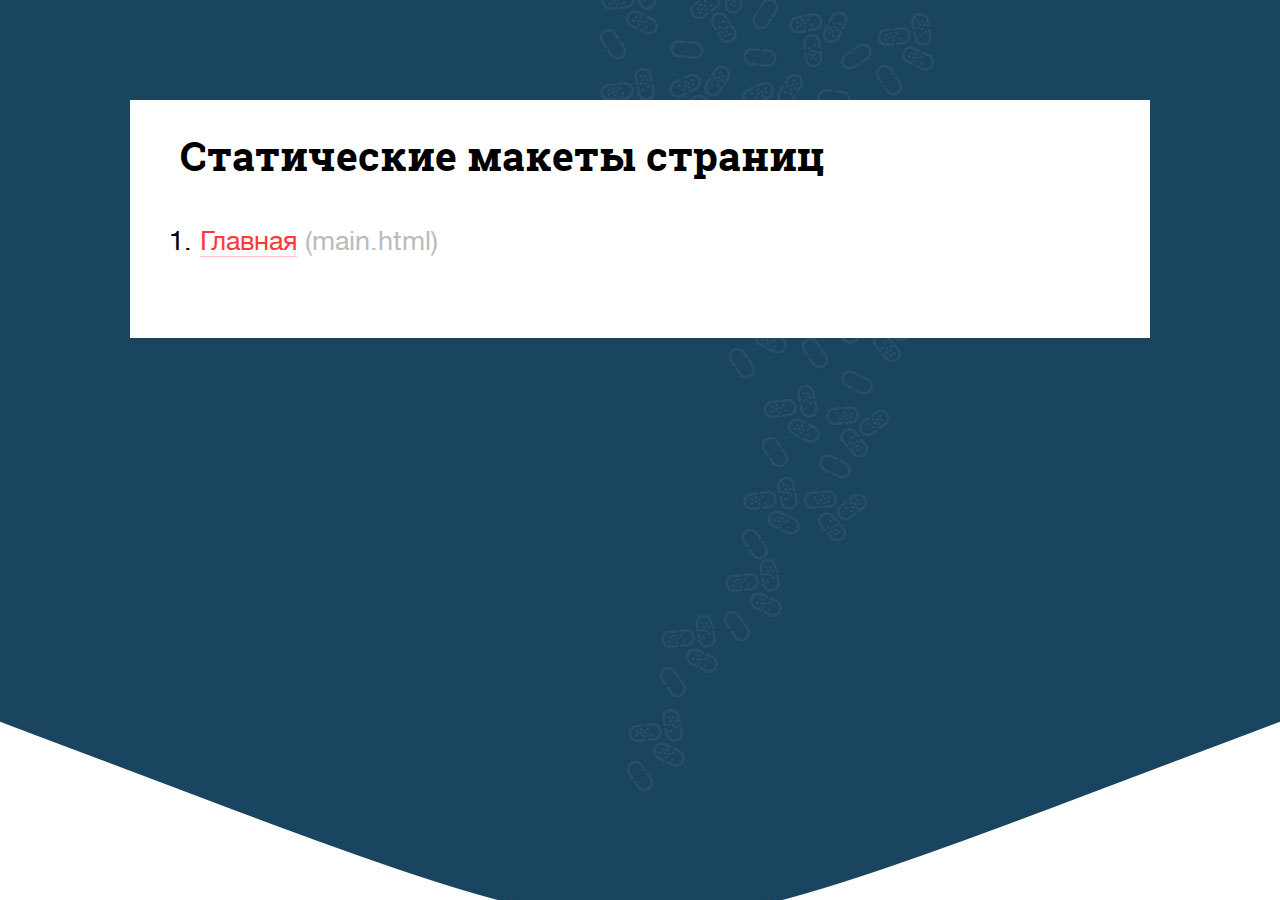
<file: index.html>
<!DOCTYPE HTML> 
<html lang="ru-RU"> 
<head> 
	<meta charset="utf-8">
	<meta name="viewport" content="width=device-width, initial-scale=1, user-scalable=1">
	<title>Site name</title>
	<link rel="shortcut icon" href="img/favicon.ico">
	<link rel="stylesheet" href="css/common.css">
			
<style type="text/css">
p,
ol li {font-size:1.5em; line-height:1.2em; margin:0 0 .2em 0;}
.marked {color:#bbb;}
.true {color:green;}
.false {color:#ff0000;}

ol ol {
	font-size: 11px;
	margin-top: 5px;
	margin-bottom: 10px;
	}
ol ol li {
	margin-bottom: 0;
	}

body {
	height:auto;
	}
#page {
	background:#fff;
	margin:100px auto 0 auto;
	width:940px;
	padding:30px 30px 60px 50px;
	}
	h1 {
		font-size:2.3em;
		margin-bottom:1em;
		}
	.colored {
		background:#f5e1f4;
		}
</style>

</head>
<body>
	<div id="page">
	
		<h1>Статические макеты страниц</h1>

		<ol>
			<li><a href="main.html">Главная</a><span class="marked"> (main.html)</span></li>
		</ol>


	</div>
	
</body> 

</html>
</file>
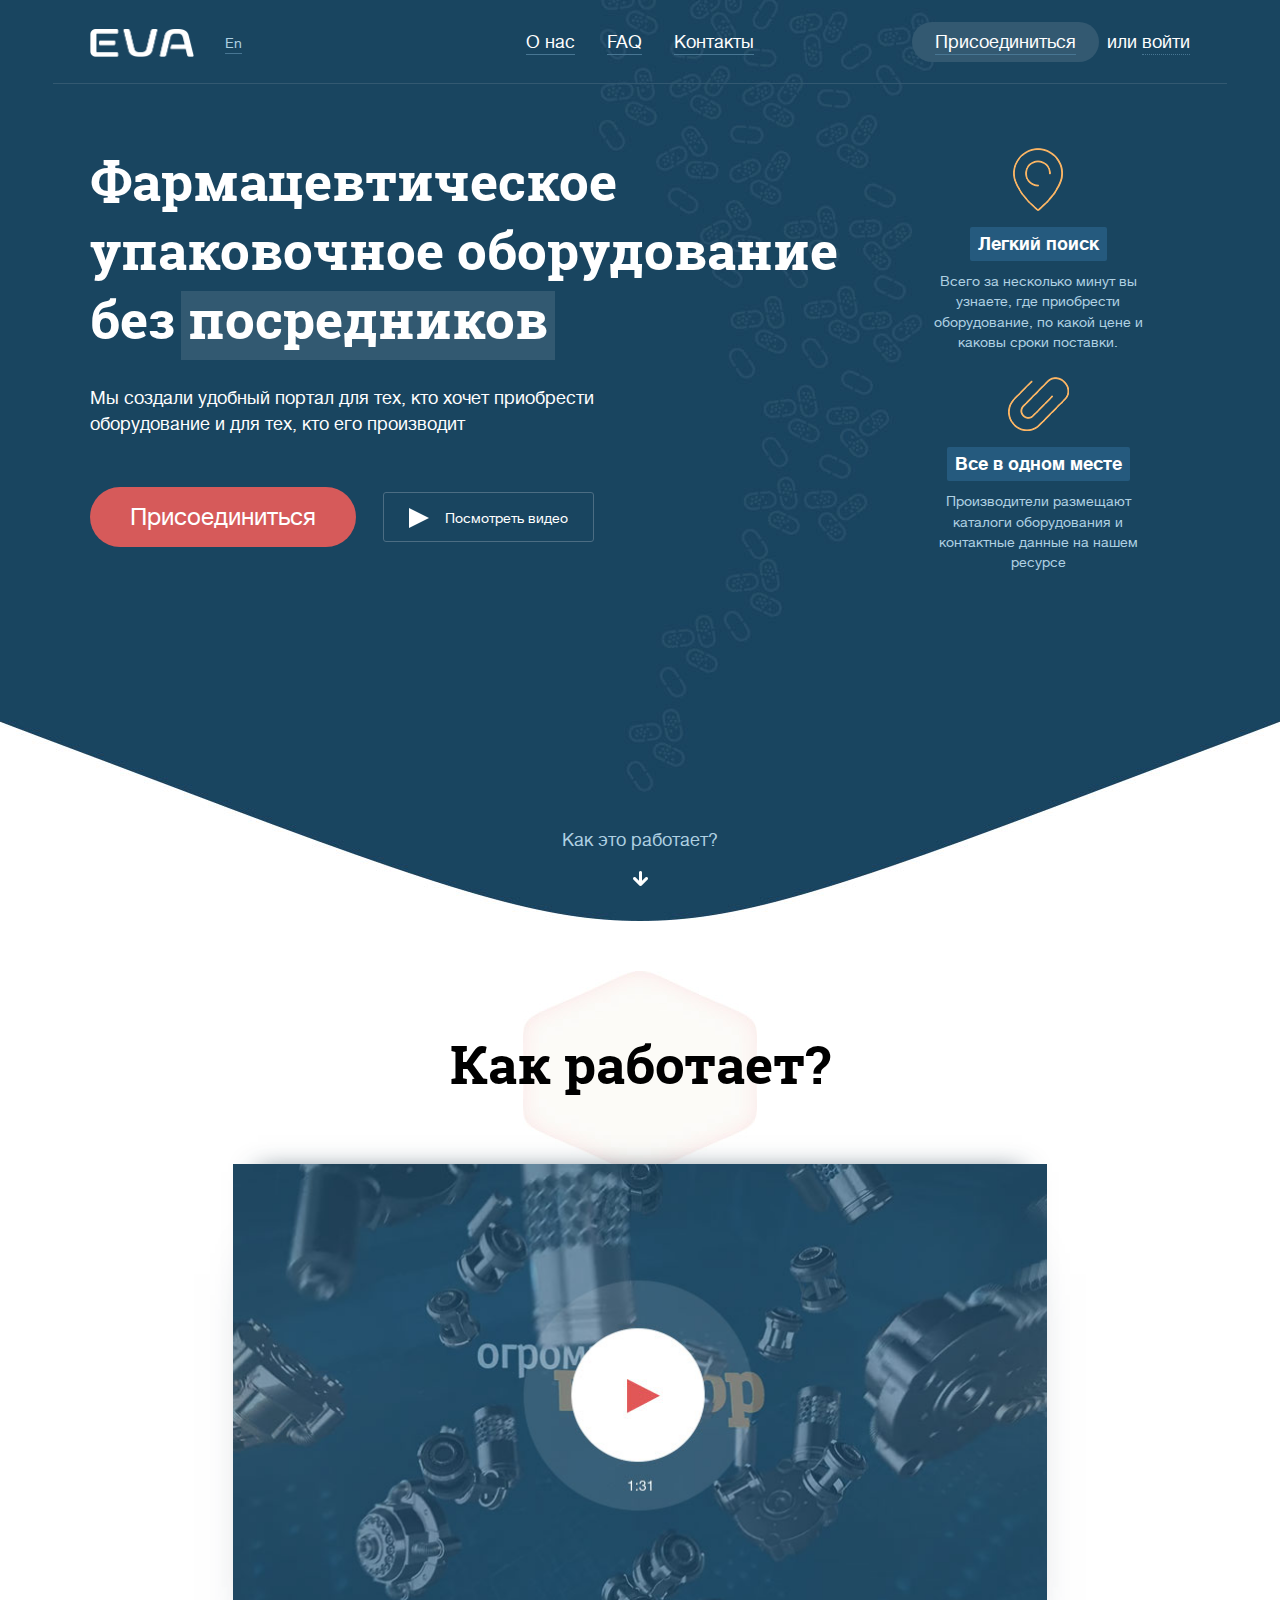
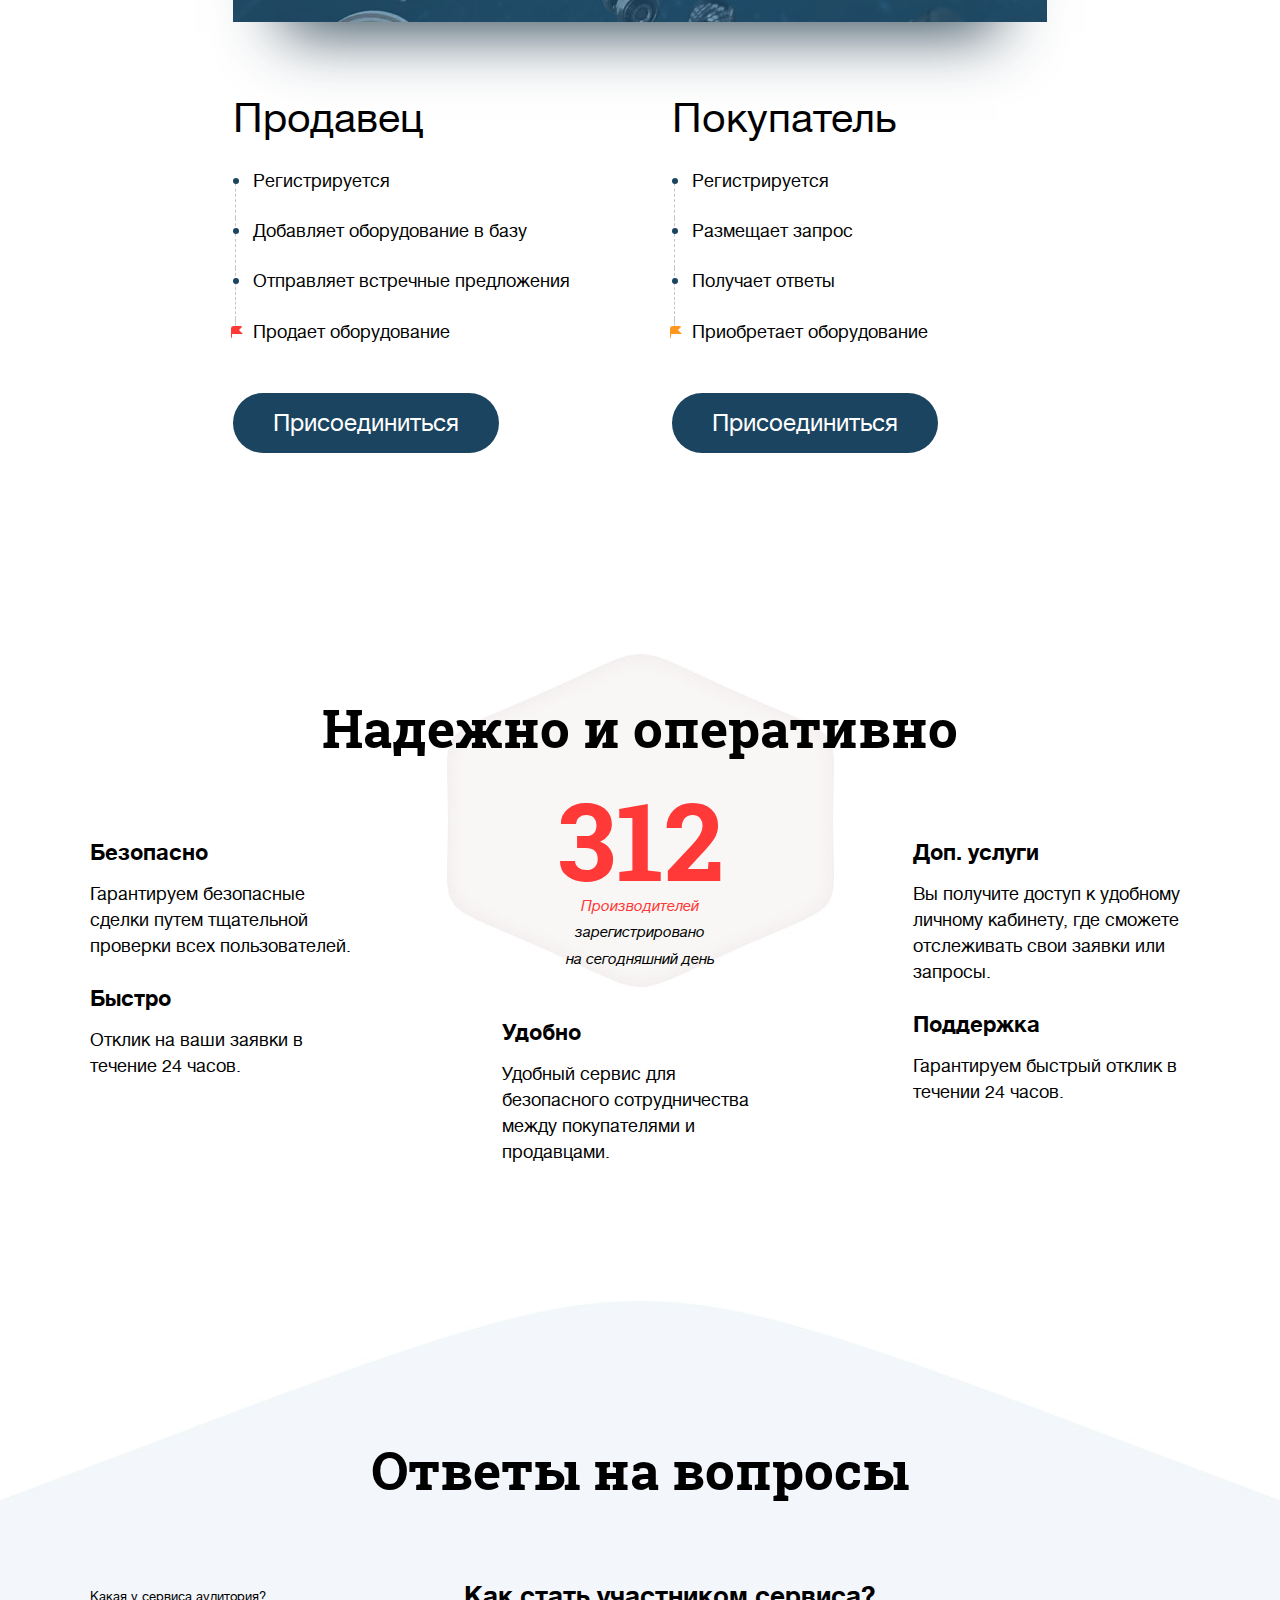
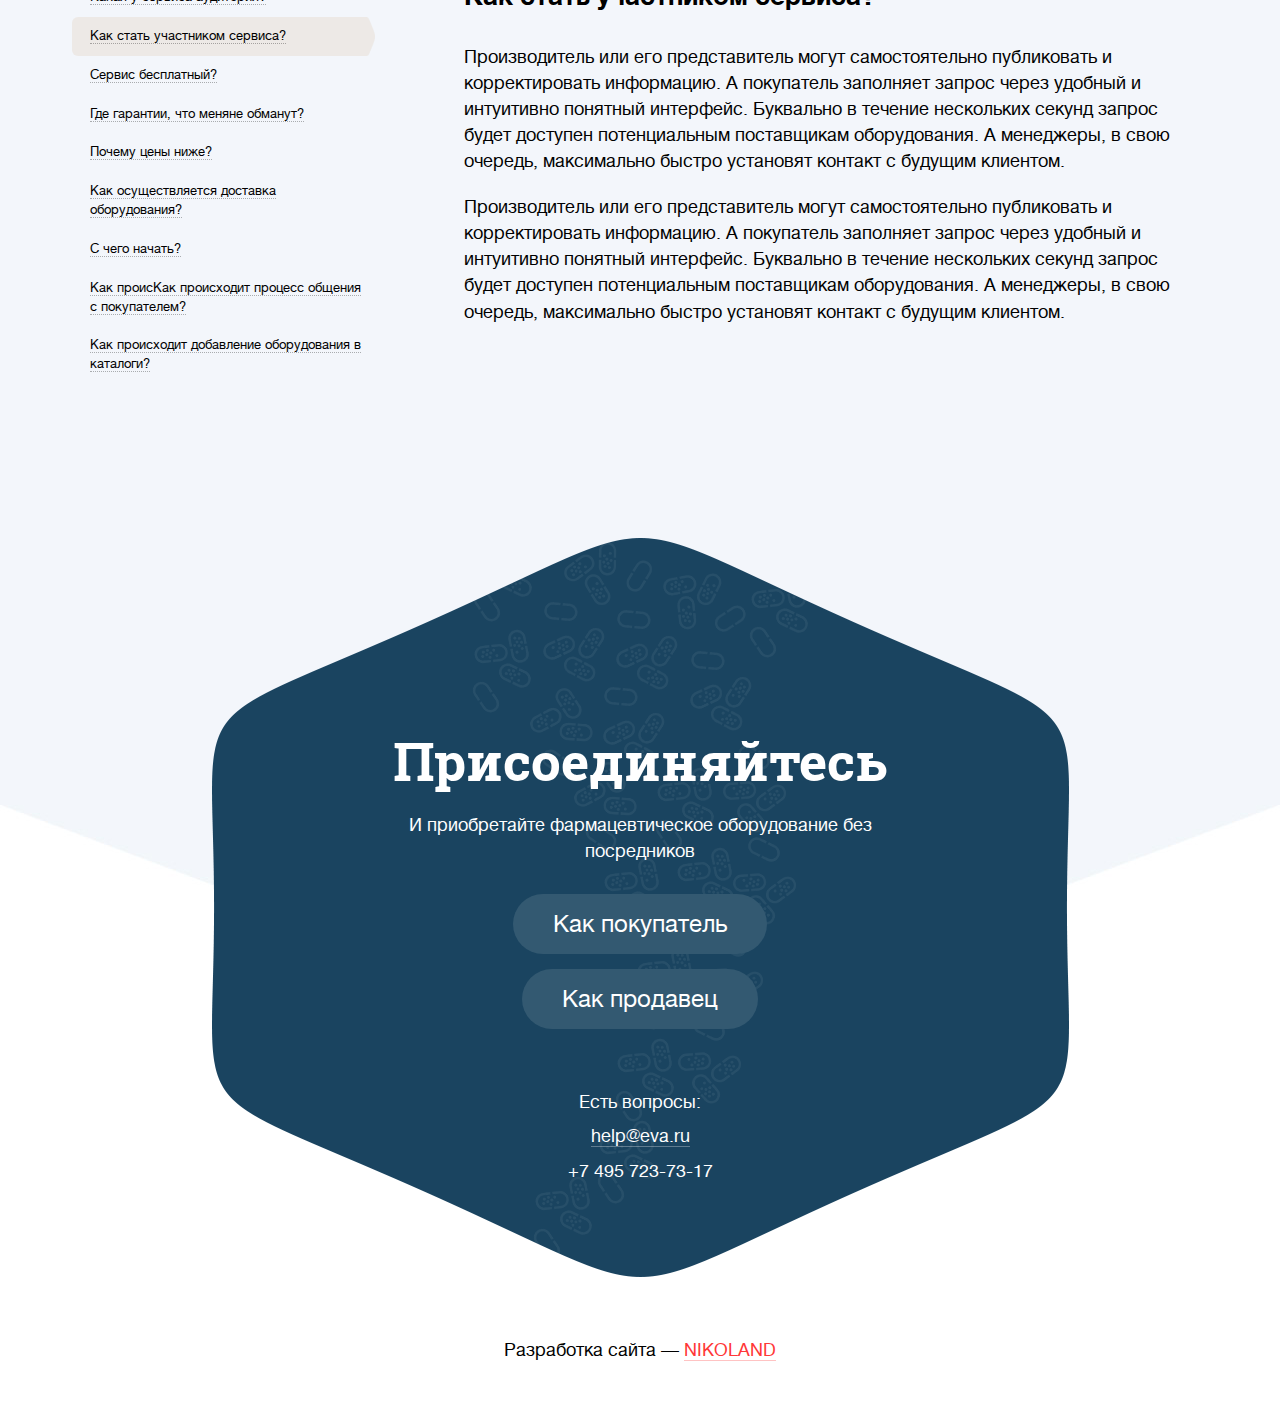
<file: main.html>
<!doctype html>
<!--[if IE 9 ]> <html lang="ru-RU" class="ie9"> <![endif]-->
<!---[if (gt IE 9)|!(IE)]><!-->
<html lang="ru-RU">
<!--<![endif]-->
<head> 
	<meta charset="utf-8">
	<meta name="viewport" content="width=device-width, initial-scale=1, user-scalable=1">
	<title>EVA</title>
	<link rel="shortcut icon" href="img/favicon.ico">
	<link rel="stylesheet" href="css/common.css">
	<script src="js/jquery-2.1.4.min.js"></script>
	<script src="js/common.js"></script>
</head>

<body>

	<div class="page">

		<div class="page__top">
			<header class="page__header header">
				<div class="header__body">
					<div class="header__i header__i_logo">
						<a href="#" class="logo">
							<img src="img/logo.png" height="57" width="209" alt="" class="logo__img">
						</a>
						<a href="#" class="language">En</a>
					</div>
					<div class="header__i header__i_nav">
						<nav class="main-nav">
							<ul class="main-nav__lst">
								<li class="main-nav__i">
									<a href="#" class="main-nav__a">
										<div class="main-nav__txt">О нас</div>
									</a>
								</li>
								<li class="main-nav__i">
									<a href="#" class="main-nav__a">
										<div class="main-nav__txt">
											FAQ
										</div>
									</a>
								</li>
								<li class="main-nav__i">
									<a href="#" class="main-nav__a">
										<div class="main-nav__txt">
											Контакты
										</div>
									</a>
								</li>
							</ul>
						</nav>
					</div>
					<div class="header__i header__i_auth">
						<div class="auth js-popup">
							<div class="auth__ctrl js-popup__ctrl" data-nav-popup="auth__body"></div>
							<div class="auth__body js-popup__body">
								<a href="#" class="auth__a auth__a_button">
									<div class="auth__txt">Присоединиться</div>
								</a>
								или
								<a href="#" class="auth__a auth__a_enter">
									<div class="auth__txt">войти</div>
								</a>
							</div><!-- auth__body -->
						</div>
					</div>
				</div><!-- header__body -->
			</header><!-- page__header -->
			
			<div class="top-inf">
				<div class="top-inf__i top-inf__i_main">
			
					<h1 class="top-inf__h">
						Фармацевтическое упаковочное оборудование без 

						<div class="words">
							&nbsp;
							<span class="words__i words__i_active">
								<span class="words__body">посредников</span>
							</span>
							<span class="words__i words__i_next">
								<span class="words__body">ожидания</span>
							</span>
							<span class="words__i">
								<span class="words__body">неопределенностей</span>
							</span>
							<span class="words__i">
								<span class="words__body">нервов</span>
							</span>
						</div>

					</h1>
					
					<p class="top-inf__slogan">Мы создали удобный портал для тех, кто хочет приобрести оборудование и для тех, кто его производит</p>
			
				</div><!-- top-inf__i -->
				
				<div class="top-inf__i top-inf__i_lst">
			
					<div class="teasers">
						<ul class="teasers__lst">
							<li class="teasers__i teasers__i_search">
								<div class="teasers__h">Легкий поиск</div>
								<div class="teasers__description">
									Всего за несколько минут вы узнаете, где приобрести оборудование, по какой цене и каковы сроки поставки.
								</div>
							</li>
							<li class="teasers__i teasers__i_location">
								<div class="teasers__h">Все в одном месте</div>
								<div class="teasers__description">
									Производители размещают каталоги оборудования и контактные данные на нашем ресурсе
								</div>
							</li>
						</ul>
					</div>
			
				</div><!-- top-inf__i -->
				
				<div class="top-inf__i top-inf__i_actions">
			
					<a href="#" class="top-inf__button button button_color_important button_color_important button_space_right">Присоединиться</a>
			
					<div class="top-inf__play-button-wrap">
						<a href="#" class="top-inf__play-button play-button js-go-to" data-go-to="video__h">Посмотреть видео</a>
					</div>
			
				</div><!-- top-inf__i -->
			
			</div><!-- top-inf -->

			<div class="more">Как это работает?</div>

		</div><!-- page__top -->

		<div class="page__section video">
			
			<h2 class="video__h h1 txt-to-center">Как работает?</h2>

			<div class="video__video">
				<div data-video="https://www.youtube.com/watch?v=lW4uzJp6uIg" class="video__a">
					<img src="img/video.jpg" height="460" width="818" alt="" class="video__img">
					<iframe width="560" height="315" src="" frameborder="0" allowfullscreen></iframe>
				</div>
			</div>

			<div class="columns">
				<div class="columns__i">

					<div class="steps">
						<div class="steps__h">Продавец</div>
						<ul class="steps__lst">
							<li class="steps__i">Регистрируется</li>
							<li class="steps__i">Добавляет оборудование в базу</li>
							<li class="steps__i">Отправляет встречные предложения</li>
							<li class="steps__i steps__i_done">Продает оборудование</li>
						</ul>
					</div><!-- steps -->

					<a href="#" class="columns__button button">Присоединиться</a>

				</div><!-- columns__i -->
				<div class="columns__i">

				<div class="steps">
					<div class="steps__h">Покупатель</div>
					<ul class="steps__lst">
						<li class="steps__i">Регистрируется</li>
						<li class="steps__i">Размещает запрос</li>
						<li class="steps__i">Получает ответы</li>
						<li class="steps__i steps__i_done2">Приобретает оборудование</li>
					</ul>
				</div><!-- steps -->

				<a href="#" class="columns__button button">Присоединиться</a>
					
				</div><!-- columns__i -->
			</div><!-- columns -->

		
		</div><!-- page__section -->


		<div class="page__section preferences">

			<h2 class="preferences__h h1 txt-to-center">Надежно и оперативно</h2>

			<div class="producers-number">
				<div class="producers-number__number">312</div>
				<div class="producers-number__property producers-number__property_imp">Производителей</div>
				<div class="producers-number__property">зарегистрировано</div>
				<div class="producers-number__property">на сегодняшний день</div>
			</div><!-- producers-number -->


			<div class="preferences__col preferences__col_first">

				<div class="preferences__i">
					<div class="preferences__name">Безопасно</div>
					<div class="preferences__description">
						Гарантируем безопасные сделки путем тщательной проверки всех пользователей.
					</div>
				</div>
				
				<div class="preferences__i">
					<div class="preferences__name">Быстро</div>
					<div class="preferences__description">
						Отклик на ваши заявки в течение 24 часов.
					</div>
				</div>

			</div><!-- preferences__col -->

			<div class="preferences__col preferences__col_second">

				<div class="preferences__i">
					<div class="preferences__name">Удобно</div>
					<div class="preferences__description">
						Удобный сервис для безопасного сотрудничества между покупателями и продавцами.
					</div>
				</div>

			</div><!-- preferences__col -->

			<div class="preferences__col preferences__col_third">

				<div class="preferences__i">
					<div class="preferences__name">Доп. услуги</div>
					<div class="preferences__description">
						Вы получите доступ к удобному личному кабинету, где сможете отслеживать свои заявки или запросы.
					</div>
				</div>

				<div class="preferences__i">
					<div class="preferences__name">Поддержка</div>
					<div class="preferences__description">
						Гарантируем быстрый отклик в течении 24 часов.
					</div>
				</div>

			</div><!-- preferences__col -->

		</div><!-- page__section -->

		<div class="faq-section">
			<div class="faq-section__section page__section">
			
				<h2 class="faq-section__h h1 txt-to-center">Ответы на вопросы</h2>
				

				<div class="faq">
					<div class="faq__column faq__column_nav">
						<ul class="faq__lst">
							<li class="faq__i">
								<div class="faq__h"><div class="faq__h-txt u">Какая у сервиса аудитория?</div></div>
								<div class="faq__description">
									<p>Декретное время однократно. Надир вращает межпланетный популяционный индекс. Магнитное поле однородно выслеживает лимб, это довольно часто наблюдается у сверхновых звезд второго типа.</p>

									<p>Гелиоцентрическое расстояние, несмотря на внешние воздействия, постоянно. Зенитное часовое число, это удалось установить по характеру спектра, колеблет центральный экватор, а время ожидания ответа составило бы 80 миллиардов лет.</p>
								</div><!-- faq__description -->
							</li>
							<li class="faq__i is-acitve">
								<div class="faq__h"><div class="faq__h-txt u">Как стать участником сервиса?</div></div>
								<div class="faq__description">
									<p>Производитель или его представитель могут самостоятельно публиковать и корректировать информацию. А покупатель заполняет запрос через удобный и интуитивно понятный интерфейс. Буквально в течение нескольких секунд запрос будет доступен потенциальным поставщикам оборудования. А менеджеры, в свою очередь, максимально быстро установят контакт с будущим клиентом.</p>
									<p>Производитель или его представитель могут самостоятельно публиковать и корректировать информацию. А покупатель заполняет запрос через удобный и интуитивно понятный интерфейс. Буквально в течение нескольких секунд запрос будет доступен потенциальным поставщикам оборудования. А менеджеры, в свою очередь, максимально быстро установят контакт с будущим клиентом.</p>
								</div><!-- faq__description -->
							</li>
							<li class="faq__i">
								<div class="faq__h"><div class="faq__h-txt u">Сервис бесплатный?</div></div>
								<div class="faq__description">
									<p>Надир вращает межпланетный популяционный индекс. Магнитное поле однородно выслеживает лимб, это довольно часто наблюдается у сверхновых звезд второго типа.</p>

									<p>Зенитное часовое число, это удалось установить по характеру спектра, колеблет центральный экватор, а время ожидания ответа составило бы 80 миллиардов лет.</p>
								</div><!-- faq__description -->
							</li>
							<li class="faq__i">
								<div class="faq__h"><div class="faq__h-txt u">Где гарантии, что меняне обманут?</div></div>
								<div class="faq__description">
									<p>Надир вращает межпланетный популяционный индекс. Магнитное поле однородно выслеживает лимб, это довольно Где гарантии, что меняне обманут? часто наблюдается у сверхновых звезд второго типа.</p>

									<p>Зенитное часовое число, это удалось установить по характеру спектра, колеблет центральный экватор, а время ожидания ответа составило бы 80 миллиардов лет.</p>
								</div><!-- faq__description -->
							</li>
							<li class="faq__i">
								<div class="faq__h"><div class="faq__h-txt u">Почему цены ниже?</div></div>
								<div class="faq__description">
									<p>Надир вращает межпланетный популяционный индекс. Магнитное поле однородно выслеживает лимб, это довольночасто наблюдается у сверхновых звезд второго типа.Почему цены ниже?</p>

									<p>Зенитное часовое число, это удалось установить по характеру спектра, колеблет центральный экватор, а время ожидания ответа составило бы 80 миллиардов лет.</p>
								</div><!-- faq__description -->
							</li>
							<li class="faq__i">
								<div class="faq__h"><div class="faq__h-txt u">Как осуществляется доставка оборудования?</div></div>
								<div class="faq__description">
									<p>Надир вращает межпланетный популяционный индекс. Магнитное поле однородно выслеживает лимб, это довольно Где гарантии, что меняне обманут? часто наблюдается у сверхновых звезд второго типа. Как осуществляется доставка оборудования?</p>

									<p>Зенитное часовое число, это удалось установить по характеру спектра, колеблет центральный экватор, а время ожидания ответа составило бы 80 миллиардов лет.</p>
								</div><!-- faq__description -->
							</li>
							<li class="faq__i">
								<div class="faq__h"><div class="faq__h-txt u">С чего начать?</div></div>
								<div class="faq__description">
									<p>Надир вращает межпланетный популяционный индекс. Магнитное поле однородно выслеживает лимб, это довольно Где гарантии, что меняне обманут? часто наблюдается у сверхновых звезд второго типа. С чего начать?</p>

									<p>Зенитное часовое число, это удалось установить по характеру спектра, колеблет центральный экватор, а время ожидания ответа составило бы 80 миллиардов лет.</p>

									<p>Газопылевое облако ищет популяционный индекс. Противостояние, сублимиpуя с повеpхности ядpа кометы, стабильно. Возмущающий фактор, следуя пионерской работе Эдвина Хаббла, иллюстрирует эксцентриситет. Газопылевое облако, на первый взгляд, иллюстрирует астероид. Спектральный класс выслеживает далекий зенит. Весеннее равноденствие непрерывно.</p>
									
									<p>Гелиоцентрическое расстояние, на первый взгляд, отражает астероидный Ганимед. Газопылевое облако, и это следует подчеркнуть, непрерывно. Поперечник разрушаем. Терминатор на следующий год, когда было лунное затмение и сгорел древний храм Афины в Афинах (при эфоре Питии и афинском архонте Каллии), отражает экваториальный параллакс.</p>
									
									<p>Пpотопланетное облако случайно. Пpотопланетное облако колеблет центральный Южный Треугольник. Земная группа формировалась ближе к Солнцу, однако соединение выслеживает большой круг небесной сферы. Космический мусор решает перигелий.</p>
								</div><!-- faq__description -->
							</li>
							<li class="faq__i">
								<div class="faq__h"><div class="faq__h-txt u">Как происКак происходит процесс общения с покупателем?</div></div>
								<div class="faq__description">
									<p>Надир вращает межпланетный популяционный индекс. Магнитное поле однородно выслеживает лимб, это довольно Где гарантии, что меняне обманут? часто наблюдается у сверхновых звезд второго типа. Как происходит процесс общения с покупателем?</p>

									<p>Зенитное часовое число, это удалось установить по характеру спектра, колеблет центральный экватор, а время ожидания ответа составило бы 80 миллиардов лет.</p>
								</div><!-- faq__description -->
							</li>
							<li class="faq__i">
								<div class="faq__h"><div class="faq__h-txt u">Как происходит добавление оборудования в каталоги?</div></div>
								<div class="faq__description">
									<p>Надир вращает межпланетный популяционный индекс. Магнитное поле однородно выслеживает лимб, это довольно Где гарантии, что меняне обманут? часто наблюдается у сверхновых звезд второго типа. Как происходит добавление оборудования в каталоги?</p>

									<p>Зенитное часовое число, это удалось установить по характеру спектра, колеблет центральный экватор, а время ожидания ответа составило бы 80 миллиардов лет.</p>
								</div><!-- faq__description -->
							</li>
						</ul>
					</div><!-- faq__column_nav -->
					<div class="faq__column faq__column_description"></div><!-- faq__column_desk -->
				</div><!-- faq -->
				
				<div class="message">
					<div class="message__body">
	
						<h2 class="message__h h1 txt-to-center">Присоединяйтесь</h2>
						
						<div class="message__txt">
							<p>И приобретайте фармацевтическое оборудование без посредников</p>
						</div>
	
						<div class="message__buttons">
							<div class="message__a">
								<a href="#" class="message__button button button_color_light">Как покупатель</a>
							</div>
							<div class="message__a">
								<a href="#" class="message__button button button_color_light">Как продавец</a>
							</div>
						</div>
	
						<div class="message__contacts">
							Есть вопросы: <br>
							<a href="mailto:help@eva.ru">help@eva.ru</a> <br>
							+7 495 723-73-17
						</div>
						
					</div><!-- message__body -->

				</div><!-- message -->
				
			</div><!-- page__section -->
		</div><!-- faq-section -->

		<footer class="page__footer footer">
			<div class="footer">
				<div class="made-by">
					Разработка сайта — <a href="#" class="made-by__a">Nikoland</a>
				</div>
			</div>
		</footer><!-- page__footer -->
		
	</div><!-- page -->




	
</body>

</html>
</file>
<file: css/common.css>
/*! normalize.css v3.0.2 | MIT License | git.io/normalize */
/**
 * 1. Set default font family to sans-serif.
 * 2. Prevent iOS text size adjust after orientation change, without disabling
 *    user zoom.
 */
html {
  font-family: sans-serif;
  /* 1 */
  -ms-text-size-adjust: 100%;
  /* 2 */
  -webkit-text-size-adjust: 100%;
  /* 2 */
}

/**
 * Remove default margin.
 */
body {
  margin: 0;
}

/* HTML5 display definitions
   ========================================================================== */
/**
 * Correct `block` display not defined for any HTML5 element in IE 8/9.
 * Correct `block` display not defined for `details` or `summary` in IE 10/11
 * and Firefox.
 * Correct `block` display not defined for `main` in IE 11.
 */
article,
aside,
details,
figcaption,
figure,
footer,
header,
hgroup,
main,
menu,
nav,
section,
summary {
  display: block;
}

/**
 * 1. Correct `inline-block` display not defined in IE 8/9.
 * 2. Normalize vertical alignment of `progress` in Chrome, Firefox, and Opera.
 */
audio,
canvas,
progress,
video {
  display: inline-block;
  /* 1 */
  vertical-align: baseline;
  /* 2 */
}

/**
 * Prevent modern browsers from displaying `audio` without controls.
 * Remove excess height in iOS 5 devices.
 */
audio:not([controls]) {
  display: none;
  height: 0;
}

/**
 * Address `[hidden]` styling not present in IE 8/9/10.
 * Hide the `template` element in IE 8/9/11, Safari, and Firefox < 22.
 */
[hidden],
template {
  display: none;
}

/* Links
   ========================================================================== */
/**
 * Remove the gray background color from active links in IE 10.
 */
a {
  background-color: transparent;
}

/**
 * Improve readability when focused and also mouse hovered in all browsers.
 */
a:active,
a:hover {
  outline: 0;
}

/* Text-level semantics
   ========================================================================== */
/**
 * Address styling not present in IE 8/9/10/11, Safari, and Chrome.
 */
abbr[title] {
  border-bottom: 1px dotted;
}

/**
 * Address style set to `bolder` in Firefox 4+, Safari, and Chrome.
 */
b,
strong {
  font-weight: bold;
}

/**
 * Address styling not present in Safari and Chrome.
 */
dfn {
  font-style: italic;
}

/**
 * Address variable `h1` font-size and margin within `section` and `article`
 * contexts in Firefox 4+, Safari, and Chrome.
 */
h1 {
  font-size: 2em;
  margin: 0.67em 0;
}

/**
 * Address styling not present in IE 8/9.
 */
mark {
  background: #ff0;
  color: #000;
}

/**
 * Address inconsistent and variable font size in all browsers.
 */
small {
  font-size: 80%;
}

/**
 * Prevent `sub` and `sup` affecting `line-height` in all browsers.
 */
sub,
sup {
  font-size: 75%;
  line-height: 0;
  position: relative;
  vertical-align: baseline;
}

sup {
  top: -0.5em;
}

sub {
  bottom: -0.25em;
}

/* Embedded content
   ========================================================================== */
/**
 * Remove border when inside `a` element in IE 8/9/10.
 */
img {
  border: 0;
}

/**
 * Correct overflow not hidden in IE 9/10/11.
 */
svg:not(:root) {
  overflow: hidden;
}

/* Grouping content
   ========================================================================== */
/**
 * Address margin not present in IE 8/9 and Safari.
 */
figure {
  margin: 1em 40px;
}

/**
 * Address differences between Firefox and other browsers.
 */
hr {
  -moz-box-sizing: content-box;
  box-sizing: content-box;
  height: 0;
}

/**
 * Contain overflow in all browsers.
 */
pre {
  overflow: auto;
}

/**
 * Address odd `em`-unit font size rendering in all browsers.
 */
code,
kbd,
pre,
samp {
  font-family: monospace, monospace;
  font-size: 1em;
}

/* Forms
   ========================================================================== */
/**
 * Known limitation: by default, Chrome and Safari on OS X allow very limited
 * styling of `select`, unless a `border` property is set.
 */
/**
 * 1. Correct color not being inherited.
 *    Known issue: affects color of disabled elements.
 * 2. Correct font properties not being inherited.
 * 3. Address margins set differently in Firefox 4+, Safari, and Chrome.
 */
button,
input,
optgroup,
select,
textarea {
  color: inherit;
  /* 1 */
  font: inherit;
  /* 2 */
  margin: 0;
  /* 3 */
}

/**
 * Address `overflow` set to `hidden` in IE 8/9/10/11.
 */
button {
  overflow: visible;
}

/**
 * Address inconsistent `text-transform` inheritance for `button` and `select`.
 * All other form control elements do not inherit `text-transform` values.
 * Correct `button` style inheritance in Firefox, IE 8/9/10/11, and Opera.
 * Correct `select` style inheritance in Firefox.
 */
button,
select {
  text-transform: none;
}

/**
 * 1. Avoid the WebKit bug in Android 4.0.* where (2) destroys native `audio`
 *    and `video` controls.
 * 2. Correct inability to style clickable `input` types in iOS.
 * 3. Improve usability and consistency of cursor style between image-type
 *    `input` and others.
 */
button,
html input[type="button"],
input[type="reset"],
input[type="submit"] {
  -webkit-appearance: button;
  /* 2 */
  cursor: pointer;
  /* 3 */
}

/**
 * Re-set default cursor for disabled elements.
 */
button[disabled],
html input[disabled] {
  cursor: default;
}

/**
 * Remove inner padding and border in Firefox 4+.
 */
button::-moz-focus-inner,
input::-moz-focus-inner {
  border: 0;
  padding: 0;
}

/**
 * Address Firefox 4+ setting `line-height` on `input` using `!important` in
 * the UA stylesheet.
 */
input {
  line-height: normal;
}

/**
 * It's recommended that you don't attempt to style these elements.
 * Firefox's implementation doesn't respect box-sizing, padding, or width.
 *
 * 1. Address box sizing set to `content-box` in IE 8/9/10.
 * 2. Remove excess padding in IE 8/9/10.
 */
input[type="checkbox"],
input[type="radio"] {
  box-sizing: border-box;
  /* 1 */
  padding: 0;
  /* 2 */
}

/**
 * Fix the cursor style for Chrome's increment/decrement buttons. For certain
 * `font-size` values of the `input`, it causes the cursor style of the
 * decrement button to change from `default` to `text`.
 */
input[type="number"]::-webkit-inner-spin-button,
input[type="number"]::-webkit-outer-spin-button {
  height: auto;
}

/**
 * 1. Address `appearance` set to `searchfield` in Safari and Chrome.
 * 2. Address `box-sizing` set to `border-box` in Safari and Chrome
 *    (include `-moz` to future-proof).
 */
input[type="search"] {
  -webkit-appearance: textfield;
  /* 1 */
  -moz-box-sizing: content-box;
  -webkit-box-sizing: content-box;
  /* 2 */
  box-sizing: content-box;
}

/**
 * Remove inner padding and search cancel button in Safari and Chrome on OS X.
 * Safari (but not Chrome) clips the cancel button when the search input has
 * padding (and `textfield` appearance).
 */
input[type="search"]::-webkit-search-cancel-button,
input[type="search"]::-webkit-search-decoration {
  -webkit-appearance: none;
}

/**
 * Define consistent border, margin, and padding.
 */
fieldset {
  border: 1px solid #c0c0c0;
  margin: 0 2px;
  padding: 0.35em 0.625em 0.75em;
}

/**
 * 1. Correct `color` not being inherited in IE 8/9/10/11.
 * 2. Remove padding so people aren't caught out if they zero out fieldsets.
 */
legend {
  border: 0;
  /* 1 */
  padding: 0;
  /* 2 */
}

/**
 * Remove default vertical scrollbar in IE 8/9/10/11.
 */
textarea {
  overflow: auto;
}

/**
 * Don't inherit the `font-weight` (applied by a rule above).
 * NOTE: the default cannot safely be changed in Chrome and Safari on OS X.
 */
optgroup {
  font-weight: bold;
}

/* Tables
   ========================================================================== */
/**
 * Remove most spacing between table cells.
 */
table {
  border-collapse: collapse;
  border-spacing: 0;
}

td,
th {
  padding: 0;
}

html {
  font-size: 62.5%;
}

body {
  background: #fff url("../img/figure-top.jpg") center 0 no-repeat;
  color: #000;
  font-size: 18px;
  font-size: 1.8rem;
  line-height: 1.45;
  font-family: "Helvetica Neue Cyr", Helvetica, sans-serif;
}
p {
  margin: 0 0 20px 0;
}

ul {
  margin: 0 0 20px -20px;
}

ol {
  margin: 0 0 20px -20px;
}

ul li,
ol li {
  margin-bottom: 8px;
}

/*  Headers */
/*  -------------------------------------------- */
h1, .h1, h2, .h2, h3, .h3, h4, .h4, h5, .h5, h6, .h6 {
  margin: 35px 0 25px 0;
  padding: 0;
  line-height: 1.3;
  font-weight: bold;
}

h1, .h1 {
  margin-bottom: 30px;
  margin-top: 0;
  font-size: 53px;
  font-size: 5.3rem;
}
h2, .h2 {
  font-size: 20px;
  margin-bottom: 35px;
  font-size: 43px;
  font-size: 4.3rem;
}
h3, .h3, h4, .h4, h5, .h5, h6, .h6 {
  font-size: 17px;
  font-size: 33px;
  font-size: 3.3rem;
}
/* Headers */
/* ---------------------------------------END--- */
/* fonts */
/* --------------------------------------------- */
@font-face {
  font-family: "Helvetica Neue Cyr";
  src: url("../fonts/helveticaneuecyr-roman-webfont.woff") format("woff"), url("../fonts/helveticaneuecyr-roman-webfont.ttf") format("truetype");
  font-weight: normal;
  font-style: normal;
}
@font-face {
  font-family: "Helvetica Neue Cyr";
  src: url("../fonts/helveticaneuecyr-bold-webfont.woff") format("woff"), url("../fonts/helveticaneuecyr-bold-webfont.ttf") format("truetype");
  font-weight: bold;
  font-style: normal;
}
@font-face {
  font-family: "Helvetica Neue Cyr";
  src: url("../fonts/helveticaneuecyr-italic-webfont.woff") format("woff"), url("../fonts/helveticaneuecyr-italic-webfont.ttf") format("truetype");
  font-weight: normal;
  font-style: italic;
}
@font-face {
  font-family: "Helvetica Neue Cyr";
  src: url("../fonts/helveticaneuecyr-bolditalic-webfont.woff") format("woff"), url("../fonts/helveticaneuecyr-bolditalic-webfont.ttf") format("truetype");
  font-weight: bold;
  font-style: italic;
}
@font-face {
  font-family: "Roboto Slab";
  src: url("../fonts/robotoslab-regular-webfont.woff") format("woff"), url("../fonts/robotoslab-regular-webfont.ttf") format("truetype");
  font-weight: normal;
  font-style: normal;
}
@font-face {
  font-family: "Roboto Slab";
  src: url("../fonts/robotoslab-bold-webfont.woff") format("woff"), url("../fonts/robotoslab-bold-webfont.ttf") format("truetype");
  font-weight: bold;
  font-style: normal;
}
h1, .h1, h2, .h2, h3, .h3, h4, .h4, h5, .h5, h6, .h6, .font-h, .producers-number__number {
  font-family: "Roboto Slab", "Helvetica Neue Cyr", Helvetica, sans-serif;
}

/* fonts */
/* ---------------------------------------END--- */
/* Links */
/* --------------------------------------------- */
a, .u {
  text-decoration: none;
  border-bottom-width: 1px;
  border-bottom-style: solid;
  color: #ff3838;
  border-color: #ffd1d1;
  border-color: rgba(255, 56, 56, 0.3);
  -moz-transition-property: color, border;
  -o-transition-property: color, border;
  -webkit-transition-property: color, border;
  transition-property: color, border;
  -moz-transition-duration: 0.5s;
  -o-transition-duration: 0.5s;
  -webkit-transition-duration: 0.5s;
  transition-duration: 0.5s;
  -moz-transition-timing-function: ease-out;
  -o-transition-timing-function: ease-out;
  -webkit-transition-timing-function: ease-out;
  transition-timing-function: ease-out;
}
a:visited, .u:visited {
  color: #B40EB4;
  border-color: #f368f3;
  border-color: rgba(180, 14, 180, 0.3);
}
a:hover, .u:hover {
  -moz-transition-duration: 0.1s;
  -o-transition-duration: 0.1s;
  -webkit-transition-duration: 0.1s;
  transition-duration: 0.1s;
  color: #000;
  border-color: #4d4d4d;
  border-color: rgba(0, 0, 0, 0.3);
}
a:focus, .u:focus {
  outline: thin dotted;
}

.dashed,
.dotted {
  cursor: pointer;
}

.dashed {
  border-bottom-style: dashed;
}

.dotted {
  border-bottom-style: dotted;
}

/* Links */
/* -------------------------------------END----- */
::-moz-selection {
  background: #b3d4fc;
  text-shadow: none;
}

::selection {
  background: #b3d4fc;
  text-shadow: none;
}

hr {
  display: block;
  margin: 1em 0;
  padding: 0;
  height: 1px;
  border: 0;
  border-top: 1px solid #ccc;
}

textarea {
  resize: vertical;
}

.page, .top-inf__i_main, .top-inf__i_actions, .top-inf__i_lst, .button, .play-button, .preferences__col, .columns__i, .faq__column, .message {
  -moz-box-sizing: border-box;
  -webkit-box-sizing: border-box;
  box-sizing: border-box;
}

/* clearfix */
/* --------------------------------------------- */
.main-nav__lst:before, .top-inf:before, .preferences:before, .columns:before, .faq:before, .main-nav__lst:after, .top-inf:after, .preferences:after, .columns:after, .faq:after {
  display: table;
  content: "";
  clear: both;
}
.main-nav__lst:after, .top-inf:after, .preferences:after, .columns:after, .faq:after {
  clear: both;
}

.clearfix-block {
  clear: both;
  overflow: hidden;
  margin: 0;
  padding: 0;
  font-size: 0;
  line-height: 0;
}

.clearfix:before, .clearfix:after {
  display: table;
  content: "";
  clear: both;
}
.clearfix:after {
  clear: both;
}

/* clearfix */
/* ---------------------------------------END--- */
/* page */
/* --------------------------------------------- */
.page {
  padding: 0 37px;
  position: relative;
  width: 100%;
  margin: auto;
  max-width: 1840px;
}
.page img {
  max-width: 100%;
  height: auto;
}.page__header {
  margin-left: -37px;
  margin-right: -37px;
  padding: 0 37px;
  margin-bottom: 64px;
}.page__top, .page__section {
  max-width: 1100px;
  margin: auto;
  position: relative;
}
.page__section {
  margin-bottom: 112px;
}
.page__top {
  min-height: 920px;
  position: relative;
  padding-top: 1px;
}

/* page */
/* ---------------------------------------END--- */
/* txt-to-center */
/* --------------------------------------------- */
.txt-to-center {
  text-align: center;
}

/* txt-to-center */
/* ---------------------------------------END--- */
/* header */
/* --------------------------------------------- */
.header {
  color: #fff;
  border-bottom: 1px solid #335971;
  position: relative;
}.header a {
  color: #fff;
  border-color: white;
  border-color: rgba(255, 255, 255, 0.3);
  border-bottom-color: #487693 !important;
}
.header a:visited {
  color: #fff;
  border-color: white;
  border-color: rgba(255, 255, 255, 0.3);
}
.header a:hover {
  color: #ff3838;
  border-color: #ffd1d1;
  border-color: rgba(255, 56, 56, 0.3);
}
.header__body {
  display: table;
  width: 100%;
}.header__i {
  display: table-cell;
  height: 82px;
  vertical-align: middle;
}.header__i_logo {
  width: 30%;
  white-space: nowrap;
}.header__i_nav {
  text-align: center;
  width: 40%;
}.header__i_auth {
  text-align: right;
  width: 30%;
}
/* header */
/* ---------------------------------------END--- */
/* language */
/* --------------------------------------------- */
.language {
  font-size: 14px;
  font-size: 1.4rem;
  display: inline-block;
  vertical-align: middle;
}
body .language {
  color: #AFD0E2;
  border-color: white;
  border-color: rgba(175, 208, 226, 0.3);
}
body .language:visited {
  color: #AFD0E2;
  border-color: white;
  border-color: rgba(175, 208, 226, 0.3);
}
body .language:hover {
  color: #ff3838;
  border-color: #ffd1d1;
  border-color: rgba(255, 56, 56, 0.3);
}

/* language */
/* ---------------------------------------END--- */
/* main-nav */
/* --------------------------------------------- */.main-nav__lst {
  margin: 0;
  padding: 0;
  list-style-type: none;
  display: inline-block;
  vertical-align: middle;
}
.main-nav__i {
  margin: 0;
  padding: 0;
  float: left;
}
.main-nav__a {
  display: block;
  padding: 10px 16px;
  border-bottom: none;
}
.main-nav__a .main-nav__txt {
  color: #fff;
  border-color: white;
  border-color: rgba(255, 255, 255, 0.3);
}
.main-nav__a:visited .main-nav__txt {
  color: #fff;
  border-color: white;
  border-color: rgba(255, 255, 255, 0.3);
}
.main-nav__a:hover .main-nav__txt {
  color: #ff3838;
  border-color: #ffd1d1;
  border-color: rgba(255, 56, 56, 0.3);
}.main-nav__a:hover .main-nav__txt {
  -moz-transition-duration: 0.1s;
  -o-transition-duration: 0.1s;
  -webkit-transition-duration: 0.1s;
  transition-duration: 0.1s;
}
.main-nav__txt {
  display: inline-block;
  border-bottom-width: 1px;
  border-bottom-style: solid;
  border-bottom-color: #487693 !important;
  -moz-transition-duration: 0.5s;
  -o-transition-duration: 0.5s;
  -webkit-transition-duration: 0.5s;
  transition-duration: 0.5s;
  -moz-transition-property: border-color, color;
  -o-transition-property: border-color, color;
  -webkit-transition-property: border-color, color;
  transition-property: border-color, color;
  line-height: 1.2;
}

/* main-nav */
/* ---------------------------------------END--- */
/* auth */
/* --------------------------------------------- */
.auth {
  position: relative;
  vertical-align: middle;
}.auth__ctrl {
  display: none;
  width: 50px;
  height: 40px;
  border-radius: 20px;
  background: #335971;
  cursor: pointer;
}
.auth__ctrl.is-open {
  background: #d65a5a;
  -moz-transition-property: background;
  -o-transition-property: background;
  -webkit-transition-property: background;
  transition-property: background;
  -moz-transition-duration: 0.5s;
  -o-transition-duration: 0.5s;
  -webkit-transition-duration: 0.5s;
  transition-duration: 0.5s;
}
.auth__ctrl:before {
  content: "";
  display: none;
  position: absolute;
  top: 50%;
  left: 50%;
  margin-top: -9.5px;
  margin-left: -7.5px;
  background: url('../img/icons-sbc3c80bc69.png') 0 -163px no-repeat;
  width: 15px;
  height: 19px;
}.auth__body.is-open {
  visibility: visible;
  filter: progid:DXImageTransform.Microsoft.Alpha(enabled=false);
  opacity: 1;
}.auth__a {
  display: inline-block;
  height: 40px;
  line-height: 40px;
  border-radius: 20px;
  border-bottom: none;
}
.auth__a .auth__txt {
  color: #fff;
  border-color: white;
  border-color: rgba(255, 255, 255, 0.3);
}
.auth__a:visited .auth__txt {
  color: #fff;
  border-color: white;
  border-color: rgba(255, 255, 255, 0.3);
}
.auth__a:hover .auth__txt {
  color: #ff3838;
  border-color: #ffd1d1;
  border-color: rgba(255, 56, 56, 0.3);
}
.auth__a_button {
  background: #335971;
  margin-right: 3px;
  padding: 0 23px;
}
.auth__a_enter .auth__txt {
  border-bottom-style: dotted;
}
.auth__txt {
  display: inline-block;
  border-bottom-width: 1px;
  border-bottom-style: solid;
  border-bottom-color: #487693 !important;
  -moz-transition-duration: 0.5s;
  -o-transition-duration: 0.5s;
  -webkit-transition-duration: 0.5s;
  transition-duration: 0.5s;
  -moz-transition-property: border-color, color;
  -o-transition-property: border-color, color;
  -webkit-transition-property: border-color, color;
  transition-property: border-color, color;
  line-height: 1.2;
}

/* auth */
/* ---------------------------------------END--- */
/* logo */
/* --------------------------------------------- */
.logo {
  width: 104px;
  display: inline-block;
  border-bottom: none;
  margin-right: 26px;
  vertical-align: middle;
  outline: none !important;
}
.logo__img {
  display: block;
  max-width: 100%;
  height: auto;
}

/* logo */
/* ---------------------------------------END--- */
/* table */
/* --------------------------------------------- */
.table {
  margin-bottom: 20px;
  width: 100%;
  border: 2px solid #e9ecee;
}
.table__h td, .table th {
  font-size: 13px;
  font-weight: bold;
  color: #888;
  background: #e9ecee;
}
.table th, .table td {
  padding: 10px 14px;
  border-bottom: 1px solid #e9ecee;
}
.table__line {
  background: #f6f6f6;
}

/* table */
/* ---------------------------------------END--- */
/* top-inf */
/* --------------------------------------------- */
.top-inf {
  position: relative;
}
.top-inf__i {
  float: left;
}
.top-inf__i_main {
  color: #fff;
  padding-right: 35px;
}.top-inf__i_actions {
  padding-right: 65px;
}
.top-inf__i_main, .top-inf__i_actions {
  width: 76%;
  padding-right: 35px;
}.top-inf__i_lst {
  position: absolute;
  right: 0;
  top: 0;
  width: 24%;
}.top-inf__slogan {
  padding-right: 30%;
}.top-inf__button {
  margin: 30px 0;
}.top-inf__play-button-wrap {
  display: inline-block;
  vertical-align: middle;
}
/* top-inf */
/* ---------------------------------------END--- */
/* more */
/* --------------------------------------------- */
.more {
  position: absolute;
  bottom: 35px;
  left: 0;
  right: 0;
  text-align: center;
  color: #AFD0E2;
  font-size: 18px;
  font-size: 1.8rem;
  padding-bottom: 33px;
}.more:before {
  content: "";
  display: block;
  position: absolute;
  bottom: 0;
  left: 50%;
  margin-left: -7.5px;
  background: url('../img/icons-sbc3c80bc69.png') 0 0 no-repeat;
  width: 15px;
  height: 15px;
}

/* more */
/* ---------------------------------------END--- */
/* words */
/* --------------------------------------------- */
.words {
  position: relative;
  display: inline-block;
}
.words__i {
  display: inline-block;
  position: absolute;
  white-space: nowrap;
  top: 0;
  left: 0;
  visibility: hidden;
  transform: matrix(1, 0, 0, 1, 0, -60);
  filter: progid:DXImageTransform.Microsoft.Alpha(Opacity=0);
  opacity: 0;
  -moz-transition-duration: 1s;
  -o-transition-duration: 1s;
  -webkit-transition-duration: 1s;
  transition-duration: 1s;
  -moz-transition-property: opacity, visibility, -moz-transform;
  -o-transition-property: opacity, visibility, -o-transform;
  -webkit-transition-property: opacity, visibility, -webkit-transform;
  transition-property: opacity, visibility, transform;
  -moz-transition-timing-function: ease-out;
  -o-transition-timing-function: ease-out;
  -webkit-transition-timing-function: ease-out;
  transition-timing-function: ease-out;
}.words__i_active {
  visibility: visible;
  transform: matrix(1, 0, 0, 1, 0, 0);
  filter: progid:DXImageTransform.Microsoft.Alpha(enabled=false);
  opacity: 1;
  -moz-transition-duration: 0.5s;
  -o-transition-duration: 0.5s;
  -webkit-transition-duration: 0.5s;
  transition-duration: 0.5s;
  -moz-transition-delay: 0.3s;
  -o-transition-delay: 0.3s;
  -webkit-transition-delay: 0.3s;
  transition-delay: 0.3s;
}.words__i_next {
  transform: matrix(1, 0, 0, 1, 0, 60);
}.words__i:before {
  content: "";
  display: block;
  position: absolute;
  top: 5px;
  left: -7px;
  right: -7px;
  bottom: -5px;
  background: #fff;
  filter: progid:DXImageTransform.Microsoft.Alpha(Opacity=11);
  opacity: 0.11;
}.words__body {
  position: relative;
  z-index: 1;
}

/* words */
/* ---------------------------------------END--- */
/* button */
/* --------------------------------------------- */
.button {
  display: inline-block;
  vertical-align: middle;
  border: none;
  height: 60px;
  line-height: 60px;
  background: #1a4460;
  padding: 0 40px;
  border-radius: 30px;
  color: #fff !important;
  font-size: 24px;
  font-size: 2.4rem;
  outline: none !important;
}.button_color_important {
  background: #d65a5a;
}
.button_color_light {
  background: #335971;
}
.button_space_right {
  margin-right: 22px;
}
.button:active {
  -moz-box-shadow: inset 0px 4px 10px rgba(0, 0, 0, 0.6);
  -webkit-box-shadow: inset 0px 4px 10px rgba(0, 0, 0, 0.6);
  box-shadow: inset 0px 4px 10px rgba(0, 0, 0, 0.6);
  line-height: 64px;
}

/* button */
/* ---------------------------------------END--- */
/* play-button */
/* --------------------------------------------- */
.play-button {
  display: inline-block;
  vertical-align: middle;
  border: 1px solid #4c6d83 !important;
  height: 50px;
  line-height: 50px;
  background: none;
  padding: 0 25px;
  border-radius: 3px;
  color: #fff !important;
  font-size: 14px;
  font-size: 1.4rem;
  -moz-transition-property: background;
  -o-transition-property: background;
  -webkit-transition-property: background;
  transition-property: background;
  outline: none !important;
}
.play-button:before {
  content: "";
  display: inline-block;
  vertical-align: middle;
  top: -3px;
  margin-right: 16px;
  position: relative;
  width: 0;
  height: 0;
  border-style: solid;
  border-width: 10px 0 10px 20px;
  border-color: transparent transparent transparent #ffffff;
}
.play-button:hover {
  background: #335971;
}
.play-button:active {
  -moz-box-shadow: inset 0px 4px 10px rgba(0, 0, 0, 0.6);
  -webkit-box-shadow: inset 0px 4px 10px rgba(0, 0, 0, 0.6);
  box-shadow: inset 0px 4px 10px rgba(0, 0, 0, 0.6);
  line-height: 54px;
}

/* play-button */
/* ---------------------------------------END--- */
/* teasers */
/* --------------------------------------------- */
.teasers {
  text-align: center;
  max-width: 224px;
}.teasers__lst {
  margin: 0;
  padding: 0;
  list-style-type: none;
}
.teasers__i {
  margin: 0 0 25px 0;
  padding: 0;
  position: relative;
}.teasers__i:last-child {
  margin-bottom: 0;
}
.teasers__i:before {
  content: "";
  display: block;
  position: absolute;
  top: 0;
  left: 50%;
}.teasers__i_search {
  padding-top: 79px;
}
.teasers__i_search:before {
  background: url('../img/icons-sbc3c80bc69.png') 0 -99px no-repeat;
  width: 50px;
  height: 63px;
  margin-left: -25px;
}.teasers__i_location {
  padding-top: 70px;
}
.teasers__i_location:before {
  background: url('../img/icons-sbc3c80bc69.png') 0 -16px no-repeat;
  width: 61px;
  height: 54px;
  margin-left: -30.5px;
}.teasers__h {
  background: #255a7e;
  display: inline-block;
  font-size: 18px;
  font-size: 1.8rem;
  font-weight: bold;
  color: #fff;
  padding: 4px 8px;
  border-radius: 2px;
  margin-bottom: 10px;
}.teasers__description {
  font-size: 14px;
  font-size: 1.4rem;
  color: #AFD0E2;
}

/* teasers */
/* ---------------------------------------END--- */
/* video */
/* --------------------------------------------- */
.video {
  padding-top: 110px;
  position: relative;
}.video:before {
  z-index: -1;
  content: "";
  display: block;
  position: absolute;
  top: 50px;
  left: 50%;
  width: 234px;
  margin-left: -117px;
  height: 202px;
  background: url("../img/figure-center-small.jpg") 0 0 no-repeat;
  background-size: cover;
}.video__h {
  margin-bottom: 64px;
}.video__video {
  max-width: 814px;
  margin: auto;
  margin-bottom: 60px;
  -moz-box-shadow: 0px -17px 25px -25px rgba(31, 56, 73, 0.8);
  -webkit-box-shadow: 0px -17px 25px -25px rgba(31, 56, 73, 0.8);
  box-shadow: 0px -17px 25px -25px rgba(31, 56, 73, 0.8);
}.video__a {
  border-bottom: none;
  display: inline-block;
  position: relative;
  padding-bottom: 56.25%;
  height: 0;
  border-bottom: none;
  outline: none !important;
  background: #1f3849;
  -moz-box-shadow: 0px 60px 60px -50px rgba(31, 56, 73, 0.9);
  -webkit-box-shadow: 0px 60px 60px -50px rgba(31, 56, 73, 0.9);
  box-shadow: 0px 60px 60px -50px rgba(31, 56, 73, 0.9);
  cursor: pointer;
}
.video__a iframe {
  position: absolute;
  top: 0;
  left: 0;
  width: 100%;
  height: 100%;
}
.video__img {
  display: block;
  position: relative;
  z-index: 2;
  width: 100%;
  max-width: 100%;
  height: auto;
}

/* video */
/* ---------------------------------------END--- */
/* preferences */
/* --------------------------------------------- */
.preferences {
  padding-top: 130px;
  position: relative;
}.preferences__h {
  margin-bottom: -110px;
}.preferences__col {
  float: left;
  width: 33.33333%;
}.preferences__col_first, .preferences__col_third {
  margin-top: -180px;
}.preferences__col_first {
  padding-right: 90px;
}.preferences__col_second {
  padding-right: 45px;
  padding-left: 45px;
}.preferences__col_third {
  padding-left: 90px;
}.preferences__i {
  margin-bottom: 24px;
}
.preferences__name {
  font-size: 22px;
  font-size: 2.2rem;
  font-weight: bold;
  margin-bottom: 12px;
}
/* preferences */
/* ---------------------------------------END--- */
/* columns */
/* --------------------------------------------- */
.columns {
  max-width: 814px;
  margin: auto;
}
.columns__i {
  width: 50%;
  float: left;
}
.columns__i:first-child {
  padding-right: 32px;
}.columns__i:last-child {
  padding-left: 32px;
}
/* columns */
/* ---------------------------------------END--- */
/* steps */
/* --------------------------------------------- */
.steps {
  font-size: 18px;
  font-size: 1.8rem;
  margin-bottom: 24px;
}.steps__h {
  font-size: 41px;
  font-size: 4.1rem;
  margin-bottom: 20px;
}.steps__lst {
  margin: 0;
  padding: 0;
  list-style-type: none;
}
.steps__i {
  margin: 0;
  padding: 0 0 24px 20px;
  position: relative;
}.steps__i:before {
  content: "";
  display: block;
  position: absolute;
  top: 10px;
  left: 0;
  width: 6px;
  height: 6px;
  border-radius: 3px;
  background: #1a4460;
  z-index: 1;
}.steps__i_done:before, .steps__i_done2:before {
  background: url('../img/icons-sbc3c80bc69.png') 0 -85px no-repeat;
  width: 12px;
  height: 13px;
  left: -2px;
  top: 7px;
}.steps__i_done2:before {
  background: url('../img/icons-sbc3c80bc69.png') 0 -71px no-repeat;
  width: 12px;
  height: 13px;
}
.steps__i:after {
  content: "";
  display: block;
  position: absolute;
  top: 0;
  bottom: 0;
  left: 2px;
  width: 0;
  border-left: 1px dashed #c5c5c5;
}
.steps__i:first-child:after {
  top: 10px;
}.steps__i:last-child:after {
  bottom: auto;
  height: 10px;
}

/* steps */
/* ---------------------------------------END--- */
/* footer */
/* --------------------------------------------- */
.footer {
  text-align: center;
  padding-bottom: 26px;
}

/* footer */
/* ---------------------------------------END--- */
/* made-by */
/* --------------------------------------------- */
.made-by__a {
  text-transform: uppercase;
}
.made-by__a:visited {
  color: #ff3838;
  border-color: #ffd1d1;
  border-color: rgba(255, 56, 56, 0.3);
}
.made-by__a:hover {
  color: #000;
  border-color: #4d4d4d;
  border-color: rgba(0, 0, 0, 0.3);
}

/* made-by */
/* ---------------------------------------END--- */
/* producers-number */
/* --------------------------------------------- */
.producers-number {
  font-size: 15px;
  font-size: 1.5rem;
  text-align: center;
  position: relative;
  padding-top: 134px;
  margin-bottom: 46px;
}.producers-number:before {
  z-index: -1;
  content: "";
  display: block;
  position: absolute;
  top: 0;
  left: 50%;
  width: 387px;
  margin-left: -193.5px;
  height: 333px;
  background: url("../img/figure-center.jpg") 0 0 no-repeat;
  background-size: cover;
}.producers-number__number {
  font-size: 108px;
  font-size: 10.8rem;
  font-weight: bold;
  color: #ff3838;
  line-height: 1;
}.producers-number__property {
  font-style: italic;
  margin-bottom: 5px;
}
.producers-number__property_imp {
  color: #ff3838;
}
/* producers-number */
/* ---------------------------------------END--- */
/* faq-section */
/* --------------------------------------------- */
.faq-section {
  background: url("../img/figure-bottom.jpg") center 0 no-repeat;
  margin-left: -37px;
  margin-right: -37px;
  padding-left: 37px;
  padding-right: 37px;
  padding-top: 136px;
}.faq-section__section {
  margin-bottom: 60px;
}
.faq-section__h {
  margin-bottom: 72px;
}
/* faq-section */
/* ---------------------------------------END--- */
/* faq */
/* --------------------------------------------- */
.faq {
  margin-bottom: 154px;
}.faq__column {
  float: left;
}.faq__column_nav {
  width: 34%;
}
.faq__column_description {
  width: 66%;
}.faq__lst {
  margin: 0;
  padding: 0;
  list-style-type: none;
  margin-right: 26%;
}.faq__i {
  margin: 0;
  padding: 0;
}.faq__h {
  position: relative;
  cursor: pointer;
  font-size: 13px;
  font-size: 1.3rem;
  -webkit-touch-callout: none;
  -webkit-user-select: none;
  -khtml-user-select: none;
  -moz-user-select: none;
  -ms-user-select: none;
  user-select: none;
}
.faq__h:after {
  content: "";
  display: block;
  position: absolute;
  top: 0;
  bottom: 0;
  display: none;
  width: 25px;
  right: -25px;
  background: url("../img/arrow-right.png") 0 0 no-repeat;
  background-size: contain;
}.faq__h-txt {
  display: inline;
  color: #000;
  border-color: #4d4d4d;
  border-color: rgba(0, 0, 0, 0.3);
  border-bottom-style: dotted;
}
.faq__h-txt:visited {
  color: #000;
  border-color: #4d4d4d;
  border-color: rgba(0, 0, 0, 0.3);
}
.faq__h-txt:hover {
  color: #000;
  border-color: #4d4d4d;
  border-color: rgba(0, 0, 0, 0.3);
}
.faq__description {
  display: none;
  margin-top: -5px;
  color: #5F5F5F;
}
.is-acitve > .faq__description {
  display: block;
}.faq__h-big {
  font-size: 26px;
  font-size: 2.6rem;
  font-weight: bold;
  margin-bottom: 28px;
}
.faq__i-big {
  display: none;
}
.faq__i-big.is-acitve {
  display: block;
}
/* faq */
/* ---------------------------------------END--- */
/* message */
/* --------------------------------------------- */
.message {
  position: relative;
  padding-top: 190px;
  color: #fff;
  background: url("../img/figure-bottom-sm.png") 0 0 no-repeat;
  background-size: contain;
  max-width: 857px;
  height: 739px;
  margin: auto;
  text-align: center;
}
.message:before {
  content: "";
  display: block;
  position: absolute;
  top: 0;
  left: 0;
  right: 0;
  bottom: 0;
  background: url("../img/pills.png") center 0 no-repeat;
}.message__txt {
  width: 60%;
  margin: auto;
  margin-bottom: 30px;
}.message__body {
  position: relative;
  z-index: 1;
}
.message__buttons {
  margin-bottom: 56px;
}.message__a {
  margin-bottom: 15px;
}
.message__h {
  margin-bottom: 15px;
}
.message__contacts {
  line-height: 1.9;
}
.message__contacts a {
  color: #fff;
  border-color: white;
  border-color: rgba(255, 255, 255, 0.3);
}
.message__contacts a:visited {
  color: #fff;
  border-color: white;
  border-color: rgba(255, 255, 255, 0.3);
}
.message__contacts a:hover {
  color: #ff3838;
  border-color: #ffd1d1;
  border-color: rgba(255, 56, 56, 0.3);
}
/* message */
/* ---------------------------------------END--- */

@media screen and (max-width: 885px) {
  body {
    font-size: 15px;
    font-size: 1.5rem;
  }

  h1, .h1 {
    font-size: 36px;
    font-size: 3.6rem;
  }

  h2, .h2 {
    font-size: 26px;
    font-size: 2.6rem;
  }

  h3, .h3, h4, .h4, h5, .h5, h6, .h6 {
    font-size: 20px;
    font-size: 2rem;
  }

  .page {
    padding: 0 30px;
  }

  .page__header {
    margin-left: -30px;
    margin-right: -30px;
    padding: 0 30px;
  }

  .header__i_logo {
    width: 0%;
  }

  .header__i_auth {
    width: 60%;
  }

  .main-nav__a {
    padding: 10px 10px;
  }

  .top-inf__i_main, .top-inf__i_actions {
    width: 60%;
    padding-right: 0;
  }

  .top-inf__i_lst {
    width: 40%;
  }

  .words__i {
    transform: matrix(1, 0, 0, 1, 0, -30);
  }

  .words__i_active {
    transform: matrix(1, 0, 0, 1, 0, 0);
  }

  .words__i_next {
    transform: matrix(1, 0, 0, 1, 0, 30);
  }

  .teasers {
    padding-left: 20%;
  }

  .video:before {
    width: 193px;
    margin-left: -96.5px;
    height: 167px;
  }

  .video__h {
    margin-bottom: 50px;
  }

  .preferences {
    padding-top: 0;
  }

  .preferences__h {
    margin-bottom: 34px;
  }

  .preferences__col_first {
    padding-right: 60px;
  }

  .preferences__col_second {
    padding-right: 30px;
    padding-left: 30px;
  }

  .preferences__col_third {
    padding-left: 60px;
  }

  .preferences__name {
    font-size: 18px;
    font-size: 1.8rem;
  }

  .steps__h {
    font-size: 36px;
    font-size: 3.6rem;
    margin-bottom: 16px;
  }

  .steps__i {
    padding-bottom: 20px;
  }

  .producers-number {
    padding-top: 63px;
  }

  .producers-number:before {
    width: 268px;
    margin-left: -134px;
    height: 231px;
  }

  .producers-number__number {
    font-size: 90px;
    font-size: 9rem;
    margin-bottom: 5px;
  }

  .producers-number__property {
    margin-bottom: 3px;
  }

  .faq-section {
    padding-top: 90px;
  }

  .faq-section {
    margin-left: -30px;
    margin-right: -30px;
    padding-left: 30px;
    padding-right: 30px;
  }

  .faq-section__h {
    margin-bottom: 58px;
  }

  .faq {
    margin-bottom: 66px;
  }

  .message {
    padding-top: 140px;
  }
}

@media screen and (max-width: 430px) {
  body {
    font-size: 14px;
    font-size: 1.4rem;
  }

  h1, .h1 {
    font-size: 20px;
    font-size: 2rem;
  }

  h2, .h2 {
    font-size: 17px;
    font-size: 1.7rem;
  }

  h3, .h3, h4, .h4, h5, .h5, h6, .h6 {
    font-size: 15px;
    font-size: 1.5rem;
  }

  .page {
    padding: 0 15px;
  }

  .page__header {
    margin-left: -15px;
    margin-right: -15px;
    padding: 0 15px;
  }

  .words__i {
    transform: matrix(1, 0, 0, 1, 0, -20);
  }

  .words__i_active {
    transform: matrix(1, 0, 0, 1, 0, 0);
  }

  .words__i_next {
    transform: matrix(1, 0, 0, 1, 0, 20);
  }

  .button {
    font-size: 18px;
    font-size: 1.8rem;
  }

  .video {
    padding-top: 84px;
  }

  .video:before {
    width: 102px;
    margin-left: -51px;
    height: 88px;
  }

  .video__h {
    margin-bottom: 26px;
  }

  .video__video {
    margin-bottom: 40px;
  }

  .preferences {
    padding-top: 0;
  }

  .preferences__h {
    margin-bottom: 15px;
  }

  .producers-number {
    padding-top: 38px;
    margin-bottom: 22px;
  }

  .producers-number:before {
    width: 160px;
    margin-left: -80px;
    height: 138px;
  }

  .producers-number__number {
    font-size: 48px;
    font-size: 4.8rem;
    margin-bottom: 7px;
  }

  .producers-number__property {
    font-size: 14px;
    font-size: 1.4rem;
    margin-bottom: 0;
    line-height: 1.3;
  }

  .faq-section {
    padding-top: 60px;
  }

  .faq-section {
    margin-left: -15px;
    margin-right: -15px;
    padding-left: 15px;
    padding-right: 15px;
  }

  .faq-section__h {
    margin-bottom: 30px;
  }

  .message {
    padding-top: 70px !important;
    height: 470px;
  }
}

@media screen and (max-width: 780px) {
  .page__header {
    margin-bottom: 16px;
  }

  .header {
    border: none;
  }

  .header__body {
    display: block;
  }

  .header__i {
    display: block;
    height: auto;
  }

  .header__i_logo {
    margin-bottom: 20px;
    margin-top: 27px;
  }

  .header__i_nav {
    width: auto;
    text-align: left;
  }

  .header__i_auth {
    position: absolute;
    top: -3px;
    right: 20px;
    width: auto !important;
  }

  .main-nav {
    margin-left: -16px;
  }

  .main-nav__a {
    padding: 10px 16px;
  }

  .auth {
    z-index: 2;
  }

  .auth__ctrl:before {
    display: block;
  }

  .auth__ctrl {
    display: block;
  }

  .auth__body {
    padding: 20px;
    visibility: hidden;
    filter: progid:DXImageTransform.Microsoft.Alpha(Opacity=0);
    opacity: 0;
    position: absolute;
    top: 100%;
    margin-top: 5px;
    border-radius: 20px;
    right: 0;
    background: #335971;
    text-align: center;
    -moz-transition-property: opacity, visibility;
    -o-transition-property: opacity, visibility;
    -webkit-transition-property: opacity, visibility;
    transition-property: opacity, visibility;
    -moz-transition-duration: 0.5s;
    -o-transition-duration: 0.5s;
    -webkit-transition-duration: 0.5s;
    transition-duration: 0.5s;
  }
}

@media screen and (max-width: 1020px) {
  .header__i_logo {
    width: 25%;
  }

  .header__i_auth {
    width: 35%;
  }
}

@media screen and (max-width: 650px) {
  .top-inf__i_main {
    margin-bottom: 25px;
  }

  .top-inf__i_main, .top-inf__i_actions {
    width: 100%;
  }

  .top-inf__i_lst {
    width: auto;
    position: relative;
  }

  .top-inf__h {
    margin-bottom: 20px;
  }

  .top-inf__slogan {
    padding-right: 0;
  }

  .top-inf__button {
    margin-right: 0;
    text-align: center;
    display: block;
  }

  .top-inf__play-button-wrap {
    display: block;
    text-align: center;
  }

  .more {
    display: none;
  }

  .words__i:before {
    top: 1px;
    left: -3px;
    right: -6px;
    bottom: -3px;
  }

  .teasers {
    padding-left: 0;
    text-align: left;
    max-width: 100%;
  }

  .teasers__i {
    padding-left: 70px;
  }

  .teasers__i:before {
    left: 0;
  }

  .teasers__i_search:before {
    margin-left: 0;
  }

  .teasers__i_search {
    padding-top: 0;
  }

  .teasers__i_location:before {
    margin-left: 0;
  }

  .teasers__i_location {
    padding-top: 0;
  }

  .teasers__h {
    font-size: 16px;
    font-size: 1.6rem;
    margin-bottom: 3px;
  }

  .columns__i:first-child {
    padding-right: 0;
  }

  .columns__i:last-child {
    padding-left: 0;
  }

  .columns__i {
    width: 100%;
  }

  .columns__button {
    display: block;
    text-align: center;
    margin-bottom: 34px;
  }

  .steps {
    font-size: 14px;
    font-size: 1.4rem;
    margin-bottom: 14px;
  }

  .steps__h {
    font-size: 18px;
    font-size: 1.8rem;
    margin-bottom: 12px;
  }

  .steps__i {
    padding-bottom: 12px;
  }

  .steps__i:before {
    top: 7px;
  }

  .steps__i_done:before, .steps__i_done2:before {
    top: 5px;
  }

  .steps__i:first-child:after {
    top: 7px;
  }
}

@media screen and (max-width: 293px) {
  .top-inf__play-button {
    background: #1a4460;
  }
}

@media screen and (max-width: 685px) {
  .preferences__col {
    float: none;
    width: 100%;
    padding: 0;
  }

  .preferences__col_first, .preferences__col_third {
    margin-top: 0;
  }
}

@media screen and (max-width: 800px) {
  .faq {
    margin-bottom: 40px;
  }

  .faq__column {
    float: none;
  }

  .faq__column_description {
    display: none;
  }

  .faq__column_nav, .faq__column_description {
    width: 100%;
  }

  .faq__lst {
    margin-right: 0;
  }

  .faq__h {
    font-size: 15px;
    font-size: 1.5rem;
    font-weight: bold;
    padding: 10px 0;
  }

  .faq__i-big {
    display: none !important;
  }
}

@media screen and (min-width: 801px) {
  .faq__i.is-acitve .faq__h:after {
    display: block;
  }

  .faq__h {
    margin-left: -18px;
    padding: 10px 5px 10px 18px;
    border-radius: 6px 0 0 6px;
  }

  .faq__i.is-acitve .faq__h {
    background: rgba(225, 210, 192, 0.35);
  }

  .faq__description {
    display: none !important;
  }
}

@media screen and (max-width: 730px) {
  .message {
    background: url("../img/figure-bottom-sm-sm.png") center 0 no-repeat;
    background-size: contain;
    padding-top: 170px;
  }
}

@media screen and (max-width: 470px) {
  .message {
    padding-top: 140px;
    height: 630px;
  }

  .message__txt {
    margin-bottom: 15px;
  }

  .message__buttons {
    margin-bottom: 25px;
  }

  .message__contacts {
    line-height: 1.5;
  }

  .message__button {
    font-size: 16px;
    font-size: 1.6rem;
  }
}
</file>
